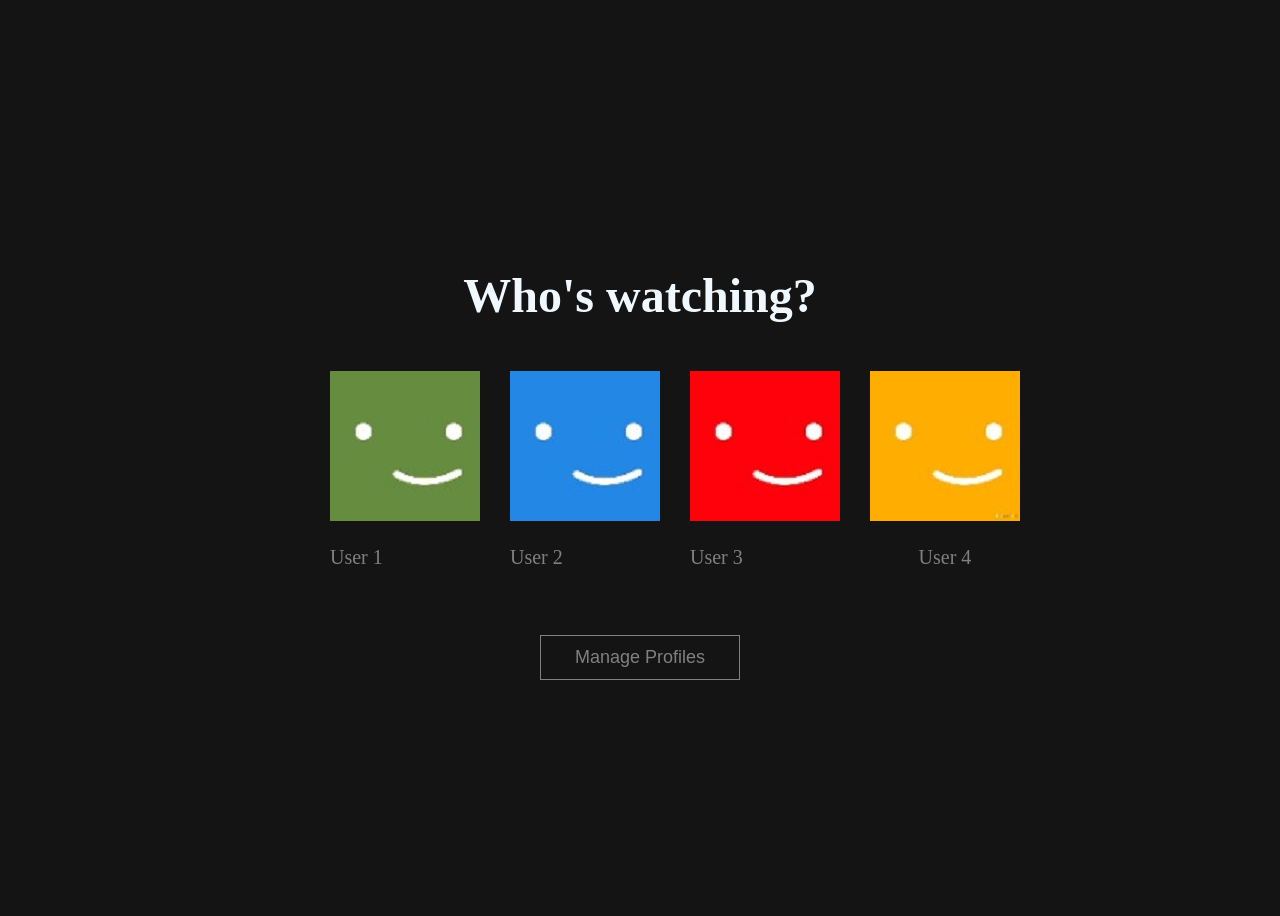
<file: index.html>
<!DOCTYPE html>
<html lang="en">
  <head>
    <meta charset="UTF-8" />
    <meta name="viewport" content="width=device-width, initial-scale=1.0" />
    <title>Document</title>
    <link rel="stylesheet" href="mainPage.css" />
  </head>
  <body>
    <div class="titleClass">
      <h1 id="h1Id">Who's watching?</h1>
      <ul>
        <li class="profile">
          <div class="avatarProfile">
            <a href="profilePage.html"> <img src="img/green.jpg" alt="" /></a>
            <p>User 1</p>
          </div>
        </li>
        <li class="profile">
          <div>
            <a href=""> <img src="img/blue.jpg" alt="" /></a>
            <p>User 2</p>
          </div>
        </li>
        <li class="profile">
          <div>
            <a href=""> <img src="img/red.jpg" alt="" /></a>
            <p>User 3</p>
          </div>
        </li>
        <li class="profile">
          <a href=""> <img src="img/yellowa.jpg" alt="" /></a>
          <p>User 4</p>
        </li>
      </ul>
      <button
        id="buttonId"
        onclick="manageProfiles()"
        ondblclick="backButton()"
      >
        Manage Profiles
      </button>
    </div>

    <script>
      function manageProfiles() {
        h1Id.innerHTML = "Manage Profiles:";
        buttonId.innerHTML = "Done";
        document.getElementById("buttonId").style.backgroundColor = "red";
        document.getElementById("buttonId").style.width = "100px";
        document.getElementById("buttonId").style.color = "aliceblue";
      }
      function backButton() {
        window.location = "mainPage.html";
      }
    </script>
  </body>
</html>
</file>
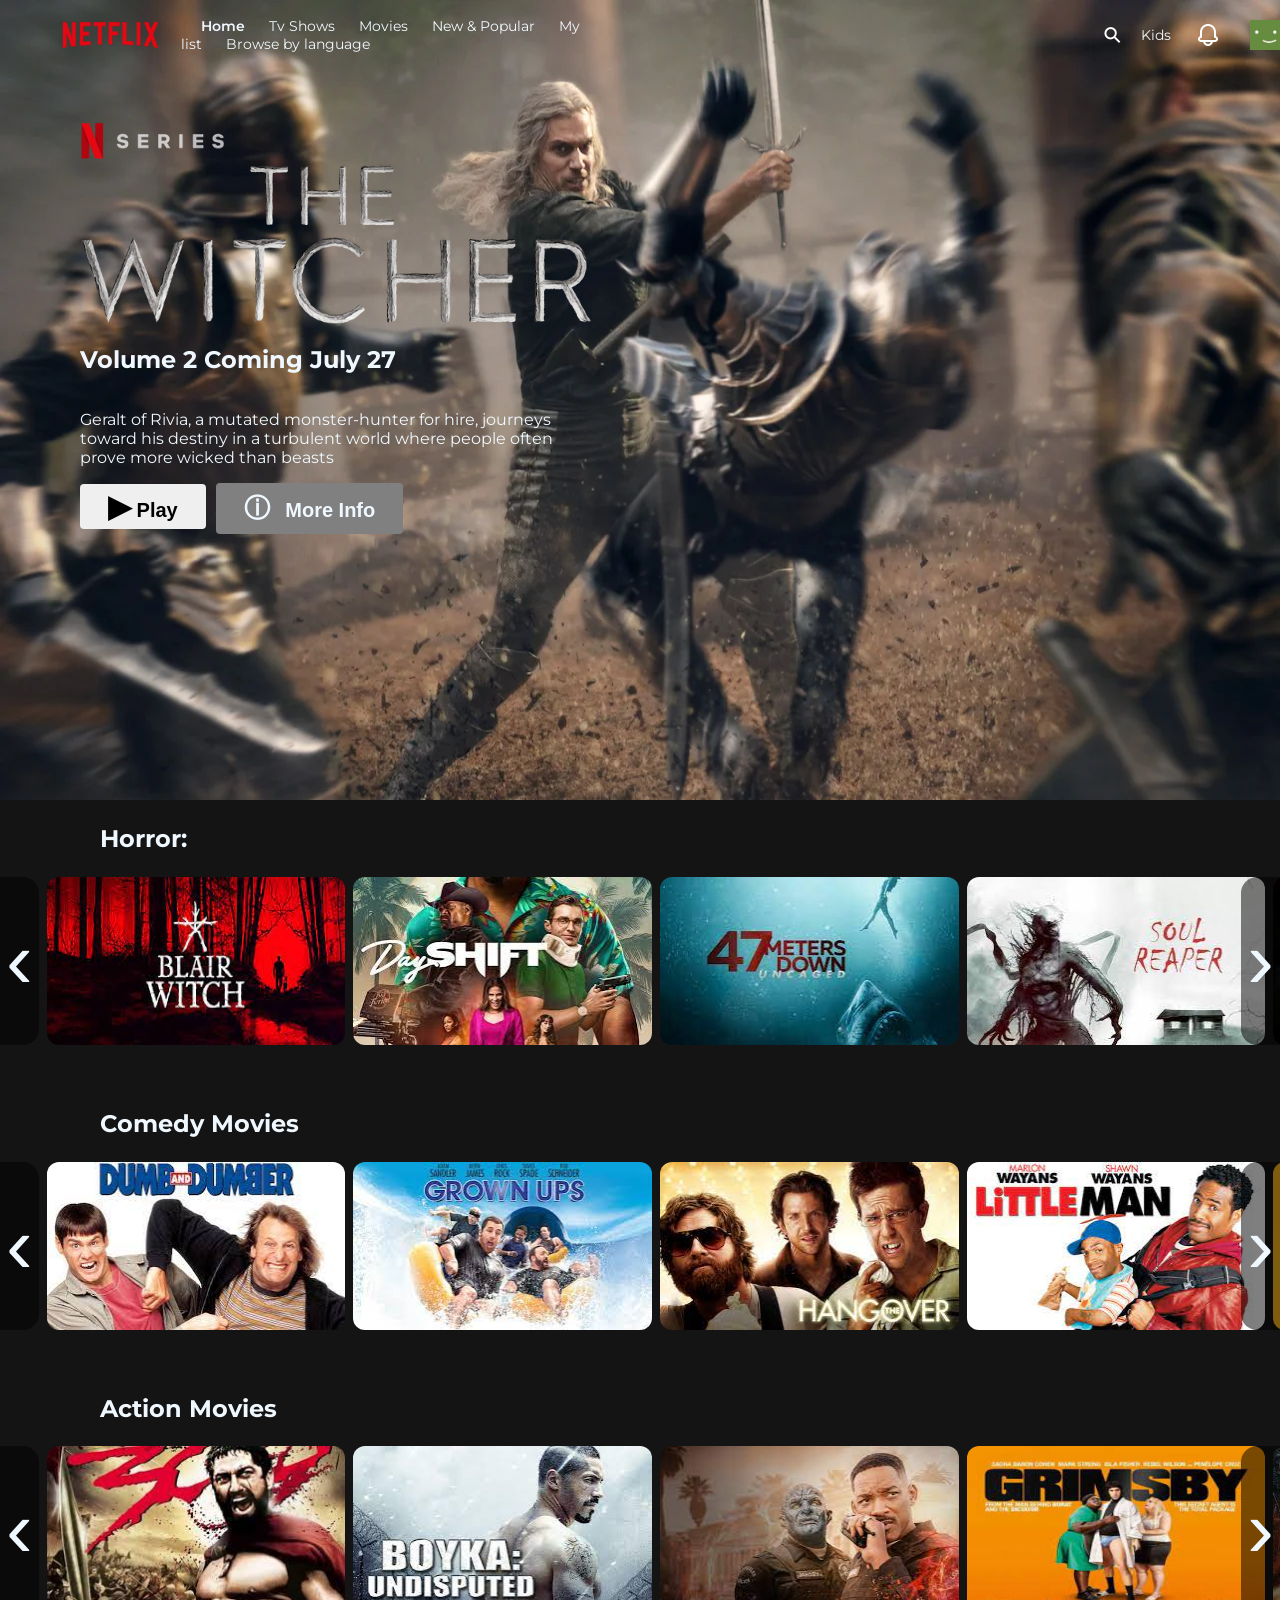
<file: profilePage.html>
<!DOCTYPE html>
<html lang="en">
  <head>
    <meta charset="UTF-8" />
    <meta name="viewport" content="width=device-width, initial-scale=1.0" />
    <title>Document</title>
    <link rel="stylesheet" href="profilePage.css" />
    <link rel="preconnect" href="https://fonts.googleapis.com" />
    <link rel="preconnect" href="https://fonts.gstatic.com" crossorigin />
    <link
      href="https://fonts.googleapis.com/css2?family=Montserrat&display=swap"
      rel="stylesheet"
    />
    <script src="javaScript.js" defer></script>
  </head>
  <body>
    <div class="navBar">
      <img src="img/Netflix-logo-red-black-png-removebg-preview.png" alt="" />
      <span class="navBarElements">
        <a id="homeId">Home</a>
        <a>Tv Shows</a>
        <a>Movies</a>
        <a>New & Popular</a>
        <a>My list</a>
        <a>Browse by language</a>
      </span>
      <div class="search-container">
        <form action="/search" method="get">
          <input
            class="search expandright"
            id="searchright"
            type="search"
            name="q"
            placeholder="Titles, people, genres"
          />
          <label class="button searchbutton" for="searchright"
            ><span class="mglass">&#9906;</span></label
          >
        </form>
      </div>
      <span class="rightItems">
        <span>Kids</span>
        <img id="notifIcon" src="img/bell.png" alt="" />
        <img id="userIcon" src="img/green.jpg" alt="" />
      </span>
    </div>

    <div class="wallpaperClass">
      <img id="witcherWallpaper" src="img/theWitcherWallpaper.jpg" alt="" />
      <span class="descriptionClass">
        <img id="witcherTitle" src="img/theWitcherTitle.webp" alt="" />
        <h2>Volume 2 Coming July 27</h2>
        <p>
          Geralt of Rivia, a mutated monster-hunter for hire, journeys toward
          his destiny in a turbulent world where people often prove more wicked
          than beasts
        </p>
        <span class="buttonClass">
          <button id="playBtn"> <span id="symbolId">&#9654</span> Play</button><button id="moreInfoBtn"><span id="infoSymbol">&#9432</span>  More Info</button>
        </span>
      </span>
    </div>

   <div class="movieTitle">
    <h2>Horror:</h2>
    <div class="container">
    <button class="handle left-handle">
    <div class="text"> &#8249; </div>
      </button>
    <div class="slider1">
    <img src="movieImg/blairWitch.jpeg" >
    <img src="movieImg/dayShift.jpeg" >
    <img src="movieImg/metersDown.jpeg" >
    <img src="movieImg/soulReaper.jpeg" >
    <img src="movieImg/theForeverPurge.jpeg" >
    <img src="movieImg/theNun.jpeg" >
    <img src="movieImg/weGhost.jpg" >
    <img src="movieImg/jigsaw.jpeg" >
    <img src="movieImg/purge.jpeg">
    <img src="movieImg/silence.jpeg" >
    <img src="movieImg/chainsaw.jpeg" >
    <img src="movieImg/quiet.jpeg" >
  </div>
  <button class="handle right-handle">
    <div class="text">&#8250;</div>
  </button>
</div>
</div>

<div class="movieTitle">
  <h2>Comedy Movies</h2>
<div class="container">
  <button class="handle left-handle">
  <div class="text"> &#8249; </div>
    </button>
  <div class="slider1">
  <img src="movieImg/dumbdumber.jpeg" >
  <img src="movieImg/grownUps.jpeg" >
  <img src="movieImg/hangover.jpeg" >
  <img src="movieImg/littleMan.jpeg" >
  <img src="movieImg/me time.jpeg" >
  <img src="movieImg/weedingRinger.jpeg" >
  <img src="movieImg/whiteChicks.jpeg" >
  <img src="movieImg/warDogs.jpeg" >
  <img src="movieImg/baby.jpeg">
  <img src="movieImg/millers.jpeg" >
  <img src="movieImg/home.jpeg" >
  <img src="movieImg/halfBrothers.jpeg" >
</div>
<button class="handle right-handle">
  <div class="text">&#8250;</div>
</button>
</div>
</div>
<div class="movieTitle">
  <h2>Action Movies</h2>
<div class="container">
  <button class="handle left-handle">
  <div class="text"> &#8249; </div>
    </button>
  <div class="slider1">
  <img src="movieImg/300sparta.jpeg" >
  <img src="movieImg/boyka.jpeg" >
  <img src="movieImg/Bright.jpeg" >
  <img src="movieImg/grimsby.jpeg" >
  <img src="movieImg/ninja.jpeg" >
  <img src="movieImg/paulMall.jpeg" >
  <img src="movieImg/rushHour.jpeg" >
  <img src="movieImg/code.jpeg" >
  <img src="movieImg/noah.jpeg">
  <img src="movieImg/wick.jpeg" >
  <img src="movieImg/avatar.jpeg" >
  <img src="movieImg/spiderman.jpeg" >
</div>
<button class="handle right-handle">
  <div class="text">&#8250;</div>
</button>
</div>
</div>   
  </body>
</html>
</file>
<file: mainPage.css>
body {
    background-color: rgb(20, 20, 20, 1);
    display: flex;
    align-items: center;
    justify-content: center;
    min-height: 100vh;
  }

  .titleClass h1 {
    font-size: 48px;
    color: aliceblue;
  }
  .titleClass {
    display: flex;
    margin: auto;
    flex-direction: column;
    align-items: center;
  }

  ul {
    display: flex;
    list-style: none;
    align-items: center;
  }

  .profile {
    display: flex;
    flex-direction: column;
    margin-left: 30px;
    font-size: 20px;
    align-items: center;
    color: grey;
  }

  li:hover {
    color: aliceblue;
  }

  li img:hover {
    color: aliceblue;
    border: 2px solid aliceblue;
  }

  img {
    height: 150px;
  }

  button {
    background-color: rgb(20, 20, 20, 1);
    height: 45px;
    width: 200px;
    font-size: 18px;
    margin-top: 30px;
    color: grey;
    border: 1px solid grey;
  }

  button:hover {
    color: aliceblue;
    border: 1px solid aliceblue;
  }
</file>
<file: profilePage.css>
body{
    background-color: rgb(20, 20, 20, 1);
    margin: 0;
    height: 1000px;
	font-family: Montserrat;
}

.navBar{
    height: 70px;
    color: aliceblue;
    display: flex;
    flex-direction: row;
    align-items: center;
    position: fixed;
	font-size: 14px;
    z-index: 1;
}

.navBar img{
    height: 80px;
    margin-left: 40px;
    margin-top: 0;
}



.navBarElements a{
    padding-left: 20px;
    cursor: pointer;
}

#homeId{
    font-weight: 600;
}

.button {
	display: inline-block;
	background-color: transparent;
	font-size: 14px;
	padding-left: 32px;
	padding-right: 32px;
	height: 50px;
	line-height: 50px;
	text-align: center;
	color: white;
	text-decoration: none;
	cursor: pointer;
	-moz-user-select: none;
	-khtml-user-select: none;
	-webkit-user-select: none;
	-ms-user-select: none;
	user-select: none;
    
}

.button:hover {
	transition-duration: 0.4s;
	-moz-transition-duration: 0.4s;
	-webkit-transition-duration: 0.4s;
	-o-transition-duration: 0.4s;
    
}

.search-container {
   margin-left: 500px;
	position: relative;
	/* display: inline-block; */
	margin-left: 500px;
	height: 50px;
	width: 50px;
	vertical-align: bottom;
}

.mglass {
	display: inline-block;
	pointer-events: none;
    transform: rotate(-45deg);
	-moz-transform: rotate(-45deg);
	-o-transform: rotate(-45deg);
	-ms-transform: rotate(-45deg);
}

.searchbutton {
	position: absolute;
	font-size: 22px;
	width: 100%;
	margin: 0;
	padding: 0;
}

.search:focus + .searchbutton {
	transition-duration: 0.4s;
	-moz-transition-duration: 0.4s;
	-webkit-transition-duration: 0.4s;
	-o-transition-duration: 0.4s;
	background-color: transparent;
	color: aliceblue;
}

.search {
	position: absolute;
	left: 49px; 
	background-color: rgba(0, 0, 0, 0.685);
	outline: none;
	border: none;
	padding: 0;
	width: 0;
	height: 100%;
	z-index: 10;
	transition-duration: 0.4s;
	-moz-transition-duration: 0.4s;
	-webkit-transition-duration: 0.4s;
	-o-transition-duration: 0.4s;
    color: aliceblue   ;
}

.search:focus {
	width: 250px; 
	padding: 0 16px 0 0;
}

.expandright {
	left: auto;
	right: 49px; 
}

.expandright:focus {
	padding: 0 0 0 16px;
}

.rightItems{
    display: flex;
    flex-direction: row;
    justify-content: center;
    align-items: center;
    color: aliceblue;
    margin-left: 10px;
}

#notifIcon{
    height: 24px;
    margin-left: 25px;
}

#userIcon {
    height: 30px;
    margin-left: 30px;
}


#witcherWallpaper {
	width: 100%;
	height: 800px;
	z-index: 0;
}

#witcherTitle { 
	width: 100%;
}

.descriptionClass{
	display: flex;
	flex-direction: column;
	width: 40%;
	color: aliceblue;
	position: absolute;
	top: 120px;
	left: 80px;


}

#playBtn{
	/* height: 40px;
	width: 100px; */
	padding: 5px 28px ;
	font-weight: 600;
	border-radius: 4px;
	font-size: 20px;
	margin-right: 10px;
	border: 0px;
}

#playBtn:hover{
	filter: brightness(80%);
}

#symbolId{
	font-size: 30px;
	
}

#moreInfoBtn{
	font-size: 20px;
	padding: 8px 28px ;
	border: 0px;
	border-radius: 4px;
	font-weight: 600;
	color: aliceblue;
	background-color: grey;
}

#infoSymbol{
	font-size: 26px;
	margin-right: 10px;
}

#moreInfoBtn:hover{
	filter: brightness(80%);
}

:root{
	--slider-padding: 5rem;
}

.container{
	color: aliceblue;
	justify-content: center;
	display: flex;
	overflow: hidden;
}

.slider1{
	--slider-index:0;
	display: flex;
	flex-grow:1 ;
	transform: translateX(calc(var(--slider-index)*-100%));
	margin:0 .25rem ;
	transition: transform 250ms ease-in-out;
}

.slider1 > img{
	flex: 0 0 25%;
	max-width: 25%;
	aspect-ratio: 16/9;
	padding: .25rem;
	border-radius: 1rem;
	overflow: hidden;
}

.handle{
	border: none;
	border-radius: 1rem;
	flex-grow: 0;
	width: 5rem;
	background-color: rgba(0, 0, 0, .5);
	z-index: 10;
	margin: .25rem 0;
	cursor: pointer;
	font-size: 5rem;
	text-align: center;
	color: aliceblue;
	line-height: 1;
	transition: background-color 150ms ease-in-out;
}

.left-handle{
	border-top-left-radius: 0;
	border-bottom-left-radius: 0;
}

.right-handle{
	border-top-right-radius: 0;
	border-bottom-right-radius: 0;
}

.handle:hover,
.handle:focus{
	background-color: rgba(0, 0, 0, .5);
}

.text{
	transition: transform 150ms ease-in-out;
}

.handle:hover .text,
.handle:focus .text{
	transform: scale(1.2);
}


.movieTitle{
	display: flex;
	flex-direction: column;
	color: aliceblue;
	margin-bottom: 40px;
}
.movieTitle h2{
	padding-left: 100px;
}
</file>
